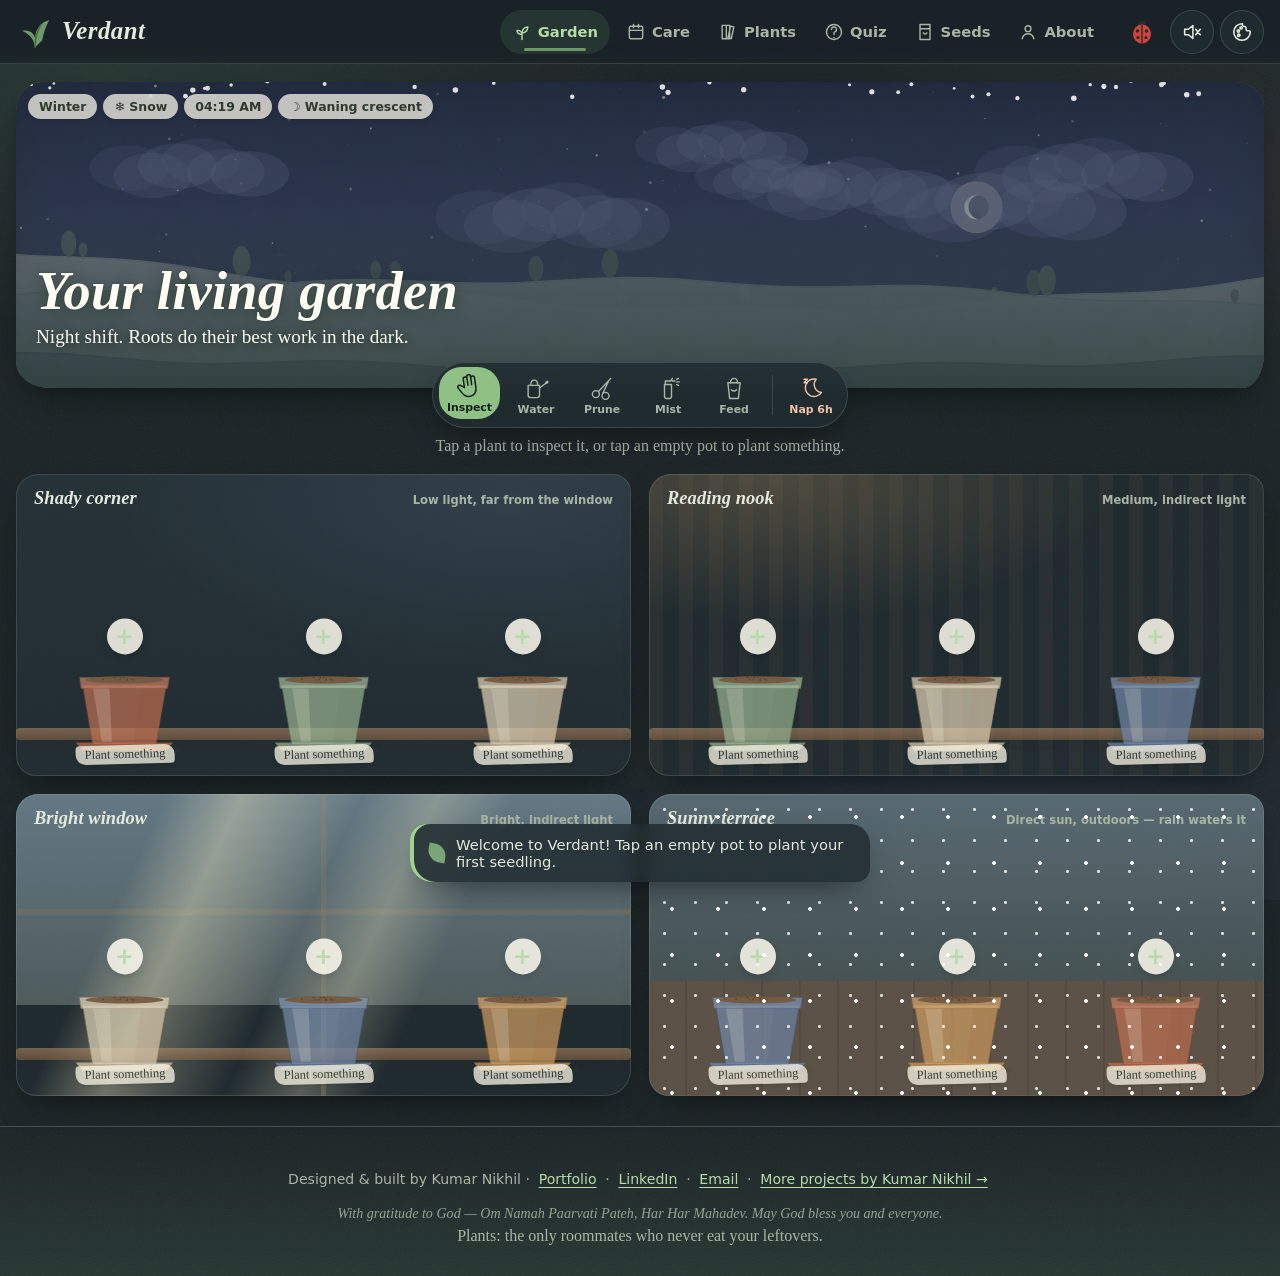
<file: index.html>
<!doctype html>
<html lang="en">
<head>
<meta charset="utf-8">
<meta name="viewport" content="width=device-width, initial-scale=1, viewport-fit=cover">
<title>Verdant — grow a living garden</title>
<meta name="description" content="Verdant is a cosy watercolour garden game and plant-care companion. Plant 30 real species, watch them grow in real time through seasons, weather and day/night, and keep a care calendar.">
<meta property="og:title" content="Verdant — grow a living garden">
<meta property="og:description" content="A cosy botanical game + plant-care companion. 30 real species, real-time growth, care calendar, encyclopedia and a 'which plant suits my room?' quiz.">
<meta property="og:type" content="website">
<meta property="og:url" content="https://kumarnikhildeveloperaccount.github.io/verdant/">
<meta name="theme-color" content="#6f9a6a">
<link rel="icon" href="favicon.svg" type="image/svg+xml">
<link rel="manifest" href="manifest.webmanifest">
<link rel="stylesheet" href="css/base.css">
<link rel="stylesheet" href="css/garden.css">
<link rel="stylesheet" href="css/views.css?v=2">
</head>
<body data-theme="morning">
<a class="skip" href="#main">Skip to the garden</a>

<!-- shared watercolour SVG filters (used by CSS decorations) -->
<svg class="defs" width="0" height="0" aria-hidden="true" focusable="false">
  <filter id="wc-edge"><feTurbulence type="fractalNoise" baseFrequency="0.035" numOctaves="3" seed="7"/><feDisplacementMap in="SourceGraphic" scale="6"/></filter>
</svg>

<header id="topbar" class="topbar">
  <a class="brand" href="#garden" aria-label="Verdant home">
    <svg class="brand-mark" viewBox="0 0 64 64" aria-hidden="true"><path d="M32 58C30 40 18 34 10 30c10-2 20 2 22 12 1-14 8-26 24-30-6 10-10 24-12 34" fill="#7fae74" opacity=".85"/><path d="M32 58c0-14 2-26 10-38" stroke="#3f6b45" stroke-width="2.4" fill="none" stroke-linecap="round"/></svg>
    <span class="brand-word">Verdant</span>
  </a>
  <nav id="mainnav" class="mainnav" aria-label="Main">
    <button class="navbtn" data-view="garden" aria-current="page"><svg viewBox="0 0 24 24" aria-hidden="true"><path d="M12 21v-8M12 13c0-4 3-7 7-7 0 4-3 7-7 7zM12 15c0-3-2-5-6-5 0 3 2 5 6 5z"/></svg><span>Garden</span></button>
    <button class="navbtn" data-view="calendar"><svg viewBox="0 0 24 24" aria-hidden="true"><rect x="4" y="5" width="16" height="15" rx="2"/><path d="M4 10h16M9 3v4M15 3v4"/></svg><span>Care</span></button>
    <button class="navbtn" data-view="library"><svg viewBox="0 0 24 24" aria-hidden="true"><path d="M5 4h5v16H5zM10 4h4v16h-4zM15 5l4 1-3 14-4-1z"/></svg><span>Plants</span></button>
    <button class="navbtn" data-view="quiz"><svg viewBox="0 0 24 24" aria-hidden="true"><path d="M9 9a3 3 0 1 1 4 2.8c-.7.3-1 1-1 1.7V15M12 18.5v.5"/><circle cx="12" cy="12" r="9"/></svg><span>Quiz</span></button>
    <button class="navbtn" data-view="packet"><svg viewBox="0 0 24 24" aria-hidden="true"><path d="M6 3h12v18H6zM6 8h12M10 13c1 2 3 2 4 0"/></svg><span>Seeds</span></button>
    <button class="navbtn" data-view="about"><svg viewBox="0 0 24 24" aria-hidden="true"><circle cx="12" cy="8" r="3.5"/><path d="M5 20c1-4 4-6 7-6s6 2 7 6"/></svg><span>About</span></button>
  </nav>
  <div class="top-actions">
    <button id="ladybird" class="ladybird" aria-label="A ladybird. It seems to want attention." title="A ladybird">
      <svg viewBox="0 0 32 32" aria-hidden="true"><circle cx="16" cy="9" r="4" fill="#2b2b2b"/><ellipse cx="16" cy="18" rx="9" ry="9.5" fill="#d0453a"/><path d="M16 9v18.5" stroke="#2b2b2b" stroke-width="1.4"/><circle cx="11.5" cy="15" r="1.8" fill="#2b2b2b"/><circle cx="20.5" cy="15" r="1.8" fill="#2b2b2b"/><circle cx="12" cy="21.5" r="1.6" fill="#2b2b2b"/><circle cx="20" cy="21.5" r="1.6" fill="#2b2b2b"/></svg>
    </button>
    <button id="soundBtn" class="iconbtn" aria-pressed="false" aria-label="Sound off. Turn sound on" title="Sound"><svg viewBox="0 0 24 24" aria-hidden="true"><path d="M4 9h4l5-4v14l-5-4H4z"/><path class="wave" d="M16 9c1.5 1.5 1.5 4.5 0 6M18.5 6.5c3 3 3 8 0 11"/><path class="mute" d="M16 9l5 6M21 9l-5 6"/></svg></button>
    <button id="themeBtn" class="iconbtn" aria-label="Change paper theme" title="Paper theme"><svg viewBox="0 0 24 24" aria-hidden="true"><path d="M12 3a9 9 0 1 0 9 9c0-1.2-1-1.6-2-1.4-1.6.4-3-.8-2.6-2.4.3-1.2-.4-2.2-1.6-2.2-1.8 0-2.8-1.6-2.2-3H12z"/><circle cx="8" cy="11" r="1.3"/><circle cx="11" cy="7.5" r="1.3"/><circle cx="8.5" cy="15.5" r="1.3"/></svg></button>
  </div>
</header>

<main id="main" tabindex="-1">

  <!-- ===================== GARDEN ===================== -->
  <section id="view-garden" class="view" aria-labelledby="gardenTitle">
    <div id="sky" class="sky-window" aria-label="Sky over your garden">
      <canvas id="skyCanvas" aria-hidden="true"></canvas>
      <div class="sky-info" id="skyInfo">
        <span class="chip" id="seasonLabel">Spring</span>
        <span class="chip" id="weatherLabel" title="Simulated garden weather">Sunny</span>
        <span class="chip" id="clockLabel">--:--</span>
        <span class="chip" id="moonLabel" title="Moon phase">Moon</span>
      </div>
      <div class="sky-title">
        <h1 id="gardenTitle">Your living garden</h1>
        <p id="gardenGreeting" class="hand">Good morning, gardener. The soil is listening.</p>
      </div>
    </div>

    <div id="toolbar" class="toolbar" role="toolbar" aria-label="Garden tools">
      <button class="tool" data-tool="hand" aria-pressed="true" title="Inspect (H)"><svg viewBox="0 0 32 32" aria-hidden="true"><path d="M11 17V8a2 2 0 0 1 4 0v7-9a2 2 0 0 1 4 0v9-7a2 2 0 0 1 4 0v10c0 6-3 9-8 9-4 0-6-2-8-6l-3-5a2 2 0 0 1 3-2z"/></svg><span>Inspect</span></button>
      <button class="tool" data-tool="water" aria-pressed="false" title="Watering can (W) — press and hold over a plant"><svg viewBox="0 0 32 32" aria-hidden="true"><path d="M7 13h13v11a3 3 0 0 1-3 3h-7a3 3 0 0 1-3-3z"/><path d="M20 16l8-6M10 13c0-4 2-6 4-6s4 2 4 6"/><path d="M28 10l1-1" stroke-width="3"/></svg><span>Water</span></button>
      <button class="tool" data-tool="prune" aria-pressed="false" title="Pruning shears (P) — tap yellow leaves"><svg viewBox="0 0 32 32" aria-hidden="true"><circle cx="9" cy="23" r="4"/><circle cx="20" cy="25" r="4"/><path d="M12 20L26 5M17 22L23 9"/></svg><span>Prune</span></button>
      <button class="tool" data-tool="mist" aria-pressed="false" title="Mister (M) — for humidity lovers"><svg viewBox="0 0 32 32" aria-hidden="true"><path d="M12 12h8v14a2 2 0 0 1-2 2h-4a2 2 0 0 1-2-2z"/><path d="M13 12V8h6l2-3M21 8h3M26 6l2-1M26 9h3M26 12l2 1"/></svg><span>Mist</span></button>
      <button class="tool" data-tool="feed" aria-pressed="false" title="Plant food (F) — growing season only"><svg viewBox="0 0 32 32" aria-hidden="true"><path d="M9 10h14l-2 18H11z"/><path d="M12 10c0-3 2-5 4-5s4 2 4 5M13 18c2 2 4 2 6 0"/></svg><span>Feed</span></button>
      <span class="tool-sep" aria-hidden="true"></span>
      <button id="napBtn" class="tool nap" title="Take a nap — skip ahead 6 hours"><svg viewBox="0 0 32 32" aria-hidden="true"><path d="M22 6a10 10 0 1 0 6 15A9 9 0 0 1 22 6z"/><path d="M8 6h4l-4 4h4"/></svg><span>Nap 6h</span></button>
    </div>
    <p id="toolHint" class="tool-hint hand" aria-live="polite">Tap a plant to inspect it, or tap an empty pot to plant something.</p>

    <div id="zones" class="zones" aria-label="Garden areas"></div>

    <aside id="plantPanel" class="plant-panel" aria-label="Plant details" hidden>
      <button id="panelClose" class="iconbtn panel-close" aria-label="Close plant details"><svg viewBox="0 0 24 24" aria-hidden="true"><path d="M6 6l12 12M18 6L6 18"/></svg></button>
      <div id="panelBody"></div>
    </aside>
  </section>

  <!-- ===================== CARE CALENDAR ===================== -->
  <section id="view-calendar" class="view" aria-labelledby="calHeading" hidden>
    <div class="page-head">
      <h2 id="calHeading">Care calendar</h2>
      <p class="hand">Predicted from each plant's last drink. Plants don't read calendars, so check the soil too.</p>
    </div>
    <div class="cal-layout">
      <div class="paper-card cal-card">
        <div class="cal-nav">
          <button id="calPrev" class="iconbtn" aria-label="Previous month"><svg viewBox="0 0 24 24" aria-hidden="true"><path d="M15 5l-7 7 7 7"/></svg></button>
          <h3 id="calTitle">Month</h3>
          <button id="calNext" class="iconbtn" aria-label="Next month"><svg viewBox="0 0 24 24" aria-hidden="true"><path d="M9 5l7 7-7 7"/></svg></button>
        </div>
        <div class="cal-dow" aria-hidden="true"><span>Mon</span><span>Tue</span><span>Wed</span><span>Thu</span><span>Fri</span><span>Sat</span><span>Sun</span></div>
        <div id="calGrid" class="cal-grid" role="group" aria-label="Care calendar days"></div>
        <div id="calLegend" class="cal-legend"></div>
      </div>
      <div class="paper-card remind-card">
        <h3>Reminders</h3>
        <div id="remindList" class="remind-list"></div>
        <div class="remind-actions">
          <button id="notifyBtn" class="btn">Enable reminders</button>
          <button id="icsBtn" class="btn ghost">Export to calendar (.ics)</button>
        </div>
        <p class="fine">Reminders use your browser's Notification API and only fire while Verdant is open in a tab. The .ics file works with any calendar app — no accounts involved.</p>
      </div>
    </div>
  </section>

  <!-- ===================== ENCYCLOPEDIA ===================== -->
  <section id="view-library" class="view" aria-labelledby="libHeading" hidden>
    <div class="page-head">
      <h2 id="libHeading">The plant encyclopedia</h2>
      <p class="hand">Thirty real species, painted from memory and fact-checked with a magnifying glass.</p>
    </div>
    <div class="lib-filters paper-card">
      <label class="field grow"><span>Search</span><input id="libSearch" type="search" placeholder="fern, Ficus, pet-safe…" autocomplete="off"></label>
      <label class="field"><span>Light</span>
        <select id="libLight">
          <option value="any">Any light</option>
          <option value="0">Low light</option>
          <option value="1">Medium, indirect</option>
          <option value="2">Bright, indirect</option>
          <option value="3">Direct sun</option>
        </select>
      </label>
      <button id="libPets" class="chipbtn" aria-pressed="false">Pet-safe only</button>
      <button id="libEasy" class="chipbtn" aria-pressed="false">Easy-going only</button>
      <span id="libCount" class="lib-count" aria-live="polite"></span>
    </div>
    <div id="libGrid" class="lib-grid"></div>
    <p class="fine center">Pet-toxicity notes follow the ASPCA's lists where available. If a pet eats a plant and seems unwell, contact your vet.</p>
  </section>

  <!-- ===================== QUIZ ===================== -->
  <section id="view-quiz" class="view" aria-labelledby="quizHeading" hidden>
    <div class="page-head">
      <h2 id="quizHeading">Which plant suits my room?</h2>
      <p class="hand">Six questions. No wrong answers — only wrong windowsills.</p>
    </div>
    <div id="quizBox" class="quiz-box paper-card"></div>
  </section>

  <!-- ===================== SEED PACKET (SAVE) ===================== -->
  <section id="view-packet" class="view" aria-labelledby="packetHeading" hidden>
    <div class="page-head">
      <h2 id="packetHeading">Seed packet &amp; saving</h2>
      <p class="hand">Your garden lives in this browser. Fold it into a seed packet to carry it elsewhere.</p>
    </div>
    <div class="packet-layout">
      <figure class="packet-figure">
        <div id="packetCard" class="packet-card" aria-label="Seed packet preview"></div>
        <figcaption class="fine">A seed packet is a small JSON file containing your whole garden.</figcaption>
      </figure>
      <div class="paper-card packet-actions">
        <h3>Fold &amp; sow</h3>
        <div class="btn-row">
          <button id="exportBtn" class="btn">Export seed packet</button>
          <label class="btn ghost file-btn" for="importFile">Import seed packet</label>
          <input id="importFile" type="file" accept=".json,application/json" class="visually-hidden">
        </div>
        <label class="field"><span>Gardener's name (for the packet)</span><input id="gardenerName" type="text" maxlength="40" placeholder="e.g. Fern Gully"></label>
        <label class="field"><span>Hemisphere (sets the seasons)</span>
          <select id="hemiSelect"><option value="N">Northern</option><option value="S">Southern</option></select>
        </label>
        <h3>Save inspector</h3>
        <dl id="saveInfo" class="save-info"></dl>
        <div class="btn-row">
          <button id="migrateDemoBtn" class="btn ghost">Sow a vintage v1 packet (migration demo)</button>
          <button id="resetBtn" class="btn danger">Compost everything</button>
        </div>
        <p class="fine">Saved with a versioned schema (currently v<span id="schemaVer">3</span>). Older packets are upgraded step by step on import, and a backup of your previous save is kept before any upgrade.</p>
      </div>
    </div>
  </section>

  <!-- ===================== ABOUT ===================== -->
  <section id="view-about" class="view" aria-labelledby="aboutHeading" hidden>
    <div class="page-head">
      <h2 id="aboutHeading">About Verdant</h2>
      <p class="hand">A garden that grows while you sleep — and forgives you on Mondays.</p>
    </div>
    <div class="about-grid">
      <div class="paper-card">
        <h3>What is this?</h3>
        <p>Verdant is a cosy botanical game and a gentle plant-care companion. Every pot holds a real species with real care needs. Plants grow in real time, follow the seasons of your hemisphere, react to (simulated) weather and the actual time of day, and keep growing while the tab is closed.</p>
        <p>Everything runs in your browser. No accounts, no trackers, no servers — just paper, paint and a little bit of <code>localStorage</code>.</p>
        <h3>How to play</h3>
        <ul class="leafy">
          <li>Tap an empty pot to plant. Match the plant's light needs to the spot.</li>
          <li>Pick the watering can and <strong>press and hold</strong> over a plant. Stop before the saucer overflows.</li>
          <li>Use the shears on yellowing leaves. Snip, snip.</li>
          <li>Feed in spring and summer. Plants rest in winter (as should you).</li>
          <li>Keyboard: <kbd>H</kbd> <kbd>W</kbd> <kbd>P</kbd> <kbd>M</kbd> <kbd>F</kbd> pick tools, <kbd>Enter</kbd> uses a tool on the focused pot.</li>
        </ul>
      </div>
      <div class="paper-card made-by">
        <h3>Made by</h3>
        <p class="sig hand">Designed &amp; built by Kumar Nikhil</p>
        <ul class="links">
          <li><a href="https://kumarnikhildeveloperaccount.github.io/" target="_blank" rel="noopener">Portfolio</a></li>
          <li><a href="https://www.linkedin.com/in/kumar-nikhil-1000a9192/" target="_blank" rel="noopener">LinkedIn</a></li>
          <li><a href="mailto:nkashyapnikhilnk@gmail.com">Email</a></li>
        </ul>
        <p><a class="more" href="https://kumarnikhildeveloperaccount.github.io/" target="_blank" rel="noopener">More projects by Kumar Nikhil →</a></p>
        <p class="gratitude">With gratitude to God — Om Namah Paarvati Pateh, Har Har Mahadev. May God bless you and everyone.</p>
        <p class="fine">Care facts are general guidance for typical indoor conditions. All gardener names and sample data are fictional. No plants were overwatered in the making of this site. Okay, one.</p>
      </div>
    </div>
  </section>
</main>

<footer id="footer" class="footer">
  <p>Designed &amp; built by Kumar Nikhil ·
    <a href="https://kumarnikhildeveloperaccount.github.io/" target="_blank" rel="noopener">Portfolio</a> ·
    <a href="https://www.linkedin.com/in/kumar-nikhil-1000a9192/" target="_blank" rel="noopener">LinkedIn</a> ·
    <a href="mailto:nkashyapnikhilnk@gmail.com">Email</a> ·
    <a href="https://kumarnikhildeveloperaccount.github.io/" target="_blank" rel="noopener">More projects by Kumar Nikhil →</a></p>
  <p class="gratitude">With gratitude to God — Om Namah Paarvati Pateh, Har Har Mahadev. May God bless you and everyone.</p>
  <p id="footerJoke" class="hand footer-joke">Plants: the only roommates who never eat your leftovers.</p>
</footer>

<canvas id="fxCanvas" class="fx-canvas" aria-hidden="true"></canvas>
<div id="cursorTool" class="cursor-tool" aria-hidden="true"></div>

<div id="modal" class="modal" hidden>
  <div class="modal-backdrop" data-close="1"></div>
  <div id="modalCard" class="modal-card" role="dialog" aria-modal="true" aria-labelledby="modalTitle">
    <button id="modalClose" class="iconbtn modal-close" aria-label="Close"><svg viewBox="0 0 24 24" aria-hidden="true"><path d="M6 6l12 12M18 6L6 18"/></svg></button>
    <div id="modalBody"></div>
  </div>
</div>

<div id="toasts" class="toasts" aria-live="polite" aria-atomic="false"></div>
<noscript><p class="noscript">Verdant needs JavaScript to grow. Even cacti need a little water.</p></noscript>

<script src="js/data.js" defer></script>
<script src="js/store.js" defer></script>
<script src="js/sim.js" defer></script>
<script src="js/audio.js" defer></script>
<script src="js/plantart.js" defer></script>
<script src="js/habits.js" defer></script>
<script src="js/scene.js" defer></script>
<script src="js/garden.js" defer></script>
<script src="js/calendar.js" defer></script>
<script src="js/library.js" defer></script>
<script src="js/quiz.js" defer></script>
<script src="js/app.js" defer></script>
</body>
</html>
</file>
<file: css/base.css>
/* Verdant — base: paper, ink, themes, typography, shell, controls */
:root {
  --serif: "Iowan Old Style", "Palatino Linotype", Palatino, "Book Antiqua", Georgia, "Times New Roman", serif;
  --hand: "Segoe Print", "Bradley Hand", "Noteworthy", "Chalkboard SE", "Comic Neue", cursive;
  --sans: system-ui, -apple-system, "Segoe UI", Roboto, "Helvetica Neue", Arial, sans-serif;
  --r: 18px;
  --head-h: 64px;
  --nav-h: 0px;
  --safe-b: env(safe-area-inset-bottom, 0px);
  --ease: cubic-bezier(.22, .9, .3, 1.15);
}
body[data-theme="morning"] {
  --paper: #f6f1e4; --paper2: #ede4cf; --ink: #2d3a2b; --ink-soft: #5c6a56; --leaf: #5f9a5c; --leaf-deep: #3c6a43;
  --accent: #c2704f; --accent-ink: #8b4a34; --card: rgba(255, 252, 243, .8); --line: rgba(60, 90, 58, .2);
  --wash1: rgba(127, 174, 116, .2); --wash2: rgba(201, 122, 92, .12); --wash3: rgba(127, 160, 190, .14);
  --good: #3f7d47; --warn: #a8742a; --bad: #b0453a; --shadow: 0 10px 30px -14px rgba(40, 60, 35, .45);
  color-scheme: light;
}
body[data-theme="herbarium"] {
  --paper: #efe2c4; --paper2: #e4d3ac; --ink: #3a2d1f; --ink-soft: #6c5a44; --leaf: #7b8a48; --leaf-deep: #55602f;
  --accent: #9a5a37; --accent-ink: #6e3d22; --card: rgba(249, 240, 220, .82); --line: rgba(90, 70, 40, .24);
  --wash1: rgba(150, 140, 80, .2); --wash2: rgba(160, 100, 60, .14); --wash3: rgba(120, 100, 70, .12);
  --good: #5d6e2c; --warn: #9a6a20; --bad: #9c3b2b; --shadow: 0 10px 30px -14px rgba(70, 50, 25, .5);
  color-scheme: light;
}
body[data-theme="moonlit"] {
  --paper: #192226; --paper2: #212c31; --ink: #e5eadc; --ink-soft: #a9b6a5; --leaf: #8fc184; --leaf-deep: #b7dca9;
  --accent: #e3a27f; --accent-ink: #f0c2a6; --card: rgba(33, 45, 50, .86); --line: rgba(200, 230, 200, .16);
  --wash1: rgba(110, 170, 120, .14); --wash2: rgba(120, 140, 200, .12); --wash3: rgba(200, 160, 120, .08);
  --good: #9fd38f; --warn: #e6c070; --bad: #f0907f; --shadow: 0 12px 34px -14px rgba(0, 0, 0, .7);
  color-scheme: dark;
}

*, *::before, *::after { box-sizing: border-box; }
html { -webkit-text-size-adjust: 100%; scroll-behavior: smooth; }
body {
  margin: 0; min-height: 100vh; min-height: 100dvh;
  font-family: var(--serif); font-size: 17px; line-height: 1.55; color: var(--ink);
  background-color: var(--paper);
  background-image:
    radial-gradient(60% 40% at 8% 8%, var(--wash1), transparent 70%),
    radial-gradient(50% 35% at 95% 20%, var(--wash3), transparent 70%),
    radial-gradient(55% 45% at 80% 95%, var(--wash2), transparent 70%),
    url("data:image/svg+xml,%3Csvg xmlns='http://www.w3.org/2000/svg' width='240' height='240'%3E%3Cfilter id='n'%3E%3CfeTurbulence type='fractalNoise' baseFrequency='.85' numOctaves='3' stitchTiles='stitch'/%3E%3CfeColorMatrix values='0 0 0 0 .35 0 0 0 0 .3 0 0 0 0 .2 0 0 0 .09 0'/%3E%3C/filter%3E%3Crect width='240' height='240' filter='url(%23n)'/%3E%3C/svg%3E");
  background-attachment: fixed, fixed, fixed, scroll;
  overflow-x: hidden;
  transition: background-color .6s ease, color .6s ease;
}
img, canvas, svg { max-width: 100%; }
a { color: var(--leaf-deep); text-decoration-thickness: 1px; text-underline-offset: 3px; }
a:hover { color: var(--accent); }
h1, h2, h3, h4 { font-weight: 600; line-height: 1.15; margin: 0 0 .4em; letter-spacing: .005em; }
h2 { font-size: clamp(1.6rem, 1.1rem + 2vw, 2.5rem); }
h3 { font-size: 1.2rem; }
p { margin: 0 0 .8em; }
code, kbd { font-family: ui-monospace, "SFMono-Regular", Menlo, Consolas, monospace; font-size: .85em; }
kbd { border: 1px solid var(--line); border-bottom-width: 2px; border-radius: 6px; padding: 0 .35em; background: var(--card); }
.hand { font-family: var(--hand); color: var(--ink-soft); }
.latin { font-style: italic; color: var(--ink-soft); margin: 0; }
.latin.big { font-size: 1.15rem; }
.fine { font-family: var(--sans); font-size: .8rem; color: var(--ink-soft); }
.center { text-align: center; }
.eyebrow { font-family: var(--sans); font-size: .72rem; letter-spacing: .14em; text-transform: uppercase; color: var(--ink-soft); margin: 0 0 .3em; }
.visually-hidden, .defs { position: absolute !important; width: 1px; height: 1px; overflow: hidden; clip: rect(0 0 0 0); white-space: nowrap; }
.skip { position: absolute; left: 12px; top: -60px; z-index: 100; background: var(--ink); color: var(--paper); padding: 10px 14px; border-radius: 10px; }
.skip:focus { top: 10px; }
:focus-visible { outline: 3px solid color-mix(in srgb, var(--accent) 70%, transparent); outline-offset: 3px; border-radius: 10px; }
@supports not (color: color-mix(in srgb, red, blue)) { :focus-visible { outline: 3px solid var(--accent); } }
.noscript { padding: 2rem; text-align: center; }

/* ---------- header & nav ---------- */
.topbar {
  position: sticky; top: 0; z-index: 30; height: calc(var(--head-h) + env(safe-area-inset-top, 0px));
  padding: env(safe-area-inset-top, 0px) max(16px, env(safe-area-inset-right)) 0 max(16px, env(safe-area-inset-left));
  display: flex; align-items: center; gap: 14px;
  background: linear-gradient(to bottom, var(--paper) 70%, color-mix(in srgb, var(--paper) 70%, transparent));
  border-bottom: 1px solid var(--line);
}
@supports not (color: color-mix(in srgb, red, blue)) { .topbar { background: var(--paper); } }
.brand { display: flex; align-items: center; gap: 8px; text-decoration: none; color: var(--ink); min-height: 44px; }
.brand-mark { width: 38px; height: 38px; transition: transform .6s var(--ease); }
.brand:hover .brand-mark, .brand:focus-visible .brand-mark { transform: rotate(-12deg) scale(1.08); }
.brand-word { font-size: 1.55rem; font-weight: 600; letter-spacing: .02em; font-style: italic; }
.mainnav { display: flex; gap: 4px; margin-left: auto; }
.navbtn {
  display: flex; align-items: center; gap: 6px; min-height: 44px; padding: 6px 12px; border: 0; border-radius: 999px;
  background: transparent; color: var(--ink-soft); font: 600 .92rem var(--sans); cursor: pointer; position: relative;
  transition: color .25s, background .25s;
}
.navbtn svg { width: 20px; height: 20px; fill: none; stroke: currentColor; stroke-width: 1.7; stroke-linecap: round; stroke-linejoin: round; }
.navbtn:hover { color: var(--ink); background: var(--wash1); }
.navbtn[aria-current="page"] { color: var(--leaf-deep); background: var(--wash1); }
.navbtn[aria-current="page"]::after {
  content: ""; position: absolute; left: 22%; right: 22%; bottom: 3px; height: 3px; border-radius: 3px;
  background: var(--leaf); opacity: .7; filter: blur(.4px);
}
.top-actions { display: flex; gap: 6px; align-items: center; }
.iconbtn {
  width: 44px; height: 44px; display: grid; place-items: center; border-radius: 50%; border: 1px solid var(--line);
  background: var(--card); color: var(--ink); cursor: pointer; transition: transform .3s var(--ease), background .3s;
}
.iconbtn svg { width: 22px; height: 22px; fill: none; stroke: currentColor; stroke-width: 1.7; stroke-linecap: round; stroke-linejoin: round; }
.iconbtn:hover { transform: translateY(-2px) rotate(-4deg); }
.iconbtn:active { transform: scale(.92); }
#soundBtn .wave { display: none; } #soundBtn.on .wave { display: inline; } #soundBtn.on .mute { display: none; }
.ladybird { width: 44px; height: 44px; border: 0; background: none; cursor: pointer; padding: 6px; border-radius: 50%; }
.ladybird svg { width: 100%; height: 100%; transition: transform .4s var(--ease); }
.ladybird:hover svg { transform: rotate(18deg); }
.ladybird.hop svg { animation: hop .5s var(--ease); }
@keyframes hop { 40% { transform: translateY(-9px) rotate(-20deg); } 100% { transform: none; } }

main { display: block; padding: 18px max(16px, env(safe-area-inset-right)) 30px max(16px, env(safe-area-inset-left)); max-width: 1680px; margin: 0 auto; outline: none; }
.view.enter { animation: viewIn .6s var(--ease); }
@keyframes viewIn { from { opacity: 0; transform: translateY(14px); filter: blur(3px); } to { opacity: 1; transform: none; filter: none; } }
.page-head { margin: 10px 0 18px; }
.page-head p { font-size: 1.05rem; }

/* ---------- cards, buttons, fields ---------- */
.paper-card {
  position: relative; background: var(--card); border-radius: var(--r); padding: 20px;
  box-shadow: var(--shadow), inset 0 0 0 1px var(--line);
}
.paper-card::before {
  content: ""; position: absolute; inset: -1px; border-radius: inherit; pointer-events: none;
  background: radial-gradient(80% 60% at 0% 0%, var(--wash1), transparent 60%), radial-gradient(60% 50% at 100% 100%, var(--wash2), transparent 60%);
  opacity: .8;
}
.paper-card > * { position: relative; }
.btn {
  display: inline-flex; align-items: center; justify-content: center; gap: 8px; min-height: 44px; padding: 10px 18px;
  border-radius: 999px 999px 999px 999px / 900px 999px 800px 999px; border: 1px solid transparent; cursor: pointer;
  background: var(--leaf); color: #fbfaf2; font: 600 .95rem var(--sans); text-decoration: none;
  box-shadow: 0 6px 16px -8px rgba(40, 80, 40, .6), inset 0 -2px 0 rgba(0, 0, 0, .12);
  transition: transform .25s var(--ease), box-shadow .25s, background .25s;
}
body[data-theme="moonlit"] .btn { color: #13201a; }
.btn:hover { transform: translateY(-2px) rotate(-.6deg); box-shadow: 0 10px 20px -10px rgba(40, 80, 40, .7); }
.btn:active { transform: scale(.96); }
.btn.ghost { background: transparent; color: var(--ink); border-color: var(--line); box-shadow: none; }
.btn.ghost:hover { background: var(--wash1); }
.btn.danger { background: var(--bad); color: #fff8f2; }
.btn.small { min-height: 44px; padding: 6px 14px; font-size: .85rem; }
.btn:disabled { opacity: .55; cursor: not-allowed; transform: none; }
.btn-row { display: flex; flex-wrap: wrap; gap: 10px; margin-top: 12px; }
.file-btn { cursor: pointer; }
.field { display: flex; flex-direction: column; gap: 4px; margin: 10px 0; font: 600 .8rem var(--sans); color: var(--ink-soft); }
.field.grow { flex: 1 1 220px; }
.field input, .field select {
  min-height: 44px; padding: 8px 14px; border-radius: 12px; border: 1px solid var(--line); background: var(--paper);
  color: var(--ink); font: 1rem var(--serif); width: 100%;
}
.check { display: flex; gap: 10px; align-items: flex-start; font: .85rem var(--sans); margin: 8px 0; cursor: pointer; min-height: 44px; }
.check input { width: 22px; height: 22px; accent-color: var(--leaf); margin-top: 1px; flex: none; }
.chipbtn {
  min-height: 44px; padding: 6px 16px; border-radius: 999px; border: 1px dashed var(--line); background: transparent;
  color: var(--ink-soft); font: 600 .85rem var(--sans); cursor: pointer; transition: all .25s;
}
.chipbtn[aria-pressed="true"] { background: var(--leaf); color: #fbfaf2; border-style: solid; border-color: var(--leaf); }
.pill { display: inline-block; padding: 4px 12px; border-radius: 999px; font: 600 .8rem var(--sans); background: var(--wash1); color: var(--good); margin: 6px 0; }
.pill.warn { background: rgba(200, 150, 60, .16); color: var(--warn); }
.pill.bad { background: rgba(190, 70, 60, .14); color: var(--bad); }
.pet, .fit { display: inline-block; font: 600 .68rem var(--sans); padding: 2px 8px; border-radius: 999px; letter-spacing: .02em; }
.pet.safe, .fit.good { background: rgba(80, 150, 80, .15); color: var(--good); }
.pet.toxic, .fit.bad { background: rgba(190, 70, 60, .13); color: var(--bad); }
.fit.warn { background: rgba(200, 150, 60, .16); color: var(--warn); }
.empty-note { font-size: 1.05rem; padding: 18px 6px; }
ul.leafy { padding-left: 1.2em; list-style: none; }
ul.leafy li { position: relative; margin: .35em 0; }
ul.leafy li::before { content: "\2766"; position: absolute; left: -1.2em; color: var(--leaf); }

/* ---------- footer ---------- */
.footer {
  text-align: center; padding: 26px 16px calc(26px + var(--nav-h) + var(--safe-b)); font: .88rem var(--sans); color: var(--ink-soft);
  border-top: 1px solid var(--line); background: linear-gradient(to bottom, transparent, var(--wash1));
}
.footer p { margin: .3em 0; }
.gratitude { font-family: var(--serif); font-style: italic; opacity: .85; }
.footer-joke { transition: opacity .4s; font-size: 1rem; }
.footer-joke.fade { opacity: 0; }

/* ---------- toasts ---------- */
.toasts {
  position: fixed; left: 50%; bottom: calc(18px + var(--nav-h) + var(--safe-b)); transform: translateX(-50%); z-index: 80;
  display: flex; flex-direction: column; gap: 8px; align-items: center; width: min(92vw, 460px); pointer-events: none;
}
.toast {
  display: flex; align-items: center; gap: 10px; padding: 12px 18px; border-radius: 16px 20px 14px 22px; width: 100%;
  background: var(--card); color: var(--ink); box-shadow: var(--shadow), inset 0 0 0 1px var(--line);
  font: .92rem var(--sans); animation: toastIn .5s var(--ease); pointer-events: auto;
  backdrop-filter: blur(8px); -webkit-backdrop-filter: blur(8px);
}
.toast.good { box-shadow: var(--shadow), inset 4px 0 0 var(--good); }
.toast.warn { box-shadow: var(--shadow), inset 4px 0 0 var(--warn); }
.toast.bad { box-shadow: var(--shadow), inset 4px 0 0 var(--bad); }
.toast.out { opacity: 0; transform: translateY(10px) scale(.96); transition: all .4s ease; }
.toast-leaf { width: 18px; height: 18px; flex: none; border-radius: 0 70% 0 70%; background: var(--leaf); opacity: .8; transform: rotate(10deg); }
@keyframes toastIn { from { opacity: 0; transform: translateY(16px) rotate(-1deg) scale(.95); } }

/* ---------- modal ---------- */
.modal { position: fixed; inset: 0; z-index: 90; display: grid; place-items: center; padding: 16px; }
.modal-backdrop { position: absolute; inset: 0; background: rgba(30, 40, 28, .42); opacity: 0; transition: opacity .3s; backdrop-filter: blur(3px); -webkit-backdrop-filter: blur(3px); }
.modal-card {
  position: relative; width: min(560px, 100%); max-height: calc(100dvh - 40px); max-height: calc(100vh - 40px); overflow: auto; overscroll-behavior: contain;
  background: var(--paper); border-radius: 22px 26px 20px 28px; padding: 26px 22px 22px; box-shadow: 0 30px 70px -20px rgba(0, 0, 0, .5), inset 0 0 0 1px var(--line);
  transform: translateY(24px) scale(.96) rotate(-.6deg); opacity: 0; transition: transform .45s var(--ease), opacity .3s;
  background-image: radial-gradient(70% 50% at 0 0, var(--wash1), transparent 70%), radial-gradient(60% 40% at 100% 100%, var(--wash2), transparent 70%);
}
@supports (max-height: 100dvh) { .modal-card { max-height: calc(100dvh - 40px); } }
.modal-card.wide { width: min(980px, 100%); }
.modal.open .modal-backdrop { opacity: 1; }
.modal.open .modal-card { transform: none; opacity: 1; }
.modal-close { position: absolute; top: 10px; right: 10px; z-index: 2; }
body.modal-open { overflow: hidden; }

/* ---------- theme repaint & easter-egg overlays ---------- */
body.repaint::after, body.napping::after, body.sunburst::after { content: ""; position: fixed; inset: 0; pointer-events: none; z-index: 95; }
body.repaint::after { background: var(--paper); animation: repaint .9s ease forwards; }
@keyframes repaint { from { clip-path: circle(0% at 100% 0); opacity: .9; } to { clip-path: circle(150% at 100% 0); opacity: 0; } }
body.napping::after { background: radial-gradient(circle at 50% 40%, rgba(20, 30, 60, .2), rgba(10, 15, 40, .85)); animation: nap 1.4s ease forwards; }
@keyframes nap { 0% { opacity: 0; } 40%, 60% { opacity: 1; } 100% { opacity: 0; } }
body.sunburst::after { background: radial-gradient(circle at 50% 30%, rgba(255, 230, 140, .75), rgba(255, 210, 120, 0) 60%); animation: nap 2.6s ease forwards; }

/* ---------- responsive shell ---------- */
@media (max-width: 860px) {
  :root { --head-h: 56px; --nav-h: 64px; }
  body { font-size: 16px; }
  .mainnav {
    position: fixed; left: 0; right: 0; bottom: 0; z-index: 40; margin: 0; justify-content: space-around; gap: 0;
    height: calc(var(--nav-h) + var(--safe-b)); padding: 4px max(4px, env(safe-area-inset-left)) var(--safe-b) max(4px, env(safe-area-inset-right));
    background: var(--paper); border-top: 1px solid var(--line); box-shadow: 0 -8px 24px -16px rgba(0, 0, 0, .35);
  }
  .navbtn { flex-direction: column; gap: 2px; padding: 4px 2px; font-size: .68rem; border-radius: 14px; flex: 1 1 0; min-width: 44px; }
  .navbtn[aria-current="page"]::after { bottom: auto; top: 0; }
  .top-actions { margin-left: auto; }
  .brand-word { font-size: 1.3rem; }
  main { padding-bottom: calc(24px + var(--nav-h)); }
  .modal { padding: 0; align-items: end; }
  .modal-card { width: 100%; border-radius: 24px 24px 0 0; padding-bottom: calc(22px + var(--safe-b)); max-height: 90vh; }
  @supports (max-height: 100dvh) { .modal-card { max-height: 90dvh; } }
}
@media (max-width: 380px) { .brand-word { display: none; } }
@media (min-width: 2200px) { body { font-size: 20px; } main { max-width: 2200px; } }

@media (prefers-reduced-motion: reduce) {
  *, *::before, *::after { animation-duration: .001ms !important; animation-iteration-count: 1 !important; transition-duration: .001ms !important; scroll-behavior: auto !important; }
}
</file>
<file: css/garden.css>
/* Verdant — garden: sky window, tools, zones, pots, plant panel */
[hidden] { display: none !important; }

.sky-window {
  position: relative; height: clamp(210px, 34vh, 400px); border-radius: 26px 30px 22px 34px / 30px 24px 34px 26px; overflow: hidden;
  box-shadow: var(--shadow), inset 0 0 0 1px var(--line); isolation: isolate;
}
.sky-window canvas { position: absolute; inset: 0; width: 100%; height: 100%; display: block; }
.sky-window::after {
  content: ""; position: absolute; inset: 0; pointer-events: none; z-index: 1; mix-blend-mode: multiply; opacity: .55;
  background-image: url("data:image/svg+xml,%3Csvg xmlns='http://www.w3.org/2000/svg' width='300' height='300'%3E%3Cfilter id='p'%3E%3CfeTurbulence type='fractalNoise' baseFrequency='.04' numOctaves='4' seed='3'/%3E%3CfeColorMatrix values='0 0 0 0 .55 0 0 0 0 .5 0 0 0 0 .4 0 0 0 .22 0'/%3E%3C/filter%3E%3Crect width='300' height='300' filter='url(%23p)'/%3E%3C/svg%3E");
  box-shadow: inset 0 0 40px rgba(90, 70, 40, .25);
}
.sky-info { position: absolute; top: 12px; left: 12px; right: 12px; z-index: 2; display: flex; flex-wrap: wrap; gap: 6px; }
.chip {
  font: 600 .78rem var(--sans); padding: 5px 11px; border-radius: 999px; background: rgba(255, 252, 240, .72); color: #2f3a2c;
  box-shadow: 0 2px 8px -4px rgba(0, 0, 0, .3); backdrop-filter: blur(4px); -webkit-backdrop-filter: blur(4px);
}
.sky-title { position: absolute; left: 0; right: 0; bottom: 0; z-index: 2; padding: 48px 20px 36px; background: linear-gradient(to bottom, transparent, rgba(22, 40, 26, .42)); }
@media (max-width: 860px) { .sky-title { padding-bottom: 16px; } }
.sky-title h1 {
  font-size: clamp(1.7rem, 1rem + 3.4vw, 3.4rem); color: #fdfbf2; margin: 0; font-style: italic;
  text-shadow: 0 2px 14px rgba(30, 50, 30, .55), 0 0 2px rgba(30, 50, 30, .4);
}
.sky-title p { color: #fdfbf2; margin: 0; font-size: clamp(.95rem, .8rem + .6vw, 1.2rem); text-shadow: 0 1px 8px rgba(20, 40, 20, .8); }

/* ---------- toolbar ---------- */
.toolbar {
  position: sticky; top: calc(var(--head-h) + env(safe-area-inset-top, 0px) + 8px); z-index: 20; margin: -26px auto 6px; width: max-content; max-width: 100%;
  display: flex; gap: 6px; align-items: center; padding: 7px; border-radius: 999px; overflow-x: auto; scrollbar-width: none;
  background: var(--card); box-shadow: var(--shadow), inset 0 0 0 1px var(--line); backdrop-filter: blur(8px); -webkit-backdrop-filter: blur(8px);
}
.toolbar::-webkit-scrollbar { display: none; }
.tool {
  display: flex; flex-direction: column; align-items: center; justify-content: center; gap: 1px; min-width: 60px; min-height: 52px; padding: 4px 8px;
  border: 0; border-radius: 22px; background: transparent; color: var(--ink-soft); cursor: pointer; font: 600 .68rem var(--sans);
  transition: background .25s, color .25s, transform .3s var(--ease);
}
.tool svg { width: 28px; height: 28px; fill: none; stroke: currentColor; stroke-width: 1.6; stroke-linecap: round; stroke-linejoin: round; transition: transform .4s var(--ease); }
.tool:hover svg { transform: rotate(-10deg) translateY(-2px); }
.tool[aria-pressed="true"] { background: var(--leaf); color: #fbfaf2; transform: translateY(-2px); }
body[data-theme="moonlit"] .tool[aria-pressed="true"] { color: #13201a; }
.tool[aria-pressed="true"] svg { transform: rotate(-8deg) scale(1.08); }
.tool-sep { width: 1px; align-self: stretch; margin: 6px 2px; background: var(--line); flex: none; }
.tool.nap { color: var(--accent-ink); }
.tool-hint { text-align: center; margin: 4px 0 14px; min-height: 1.6em; font-size: 1rem; }

/* ---------- zones ---------- */
.zones { display: grid; grid-template-columns: repeat(2, minmax(0, 1fr)); gap: 18px; }
@media (min-width: 1500px) { .zones { grid-template-columns: repeat(4, minmax(0, 1fr)); } }
@media (max-width: 700px) { .zones { grid-template-columns: 1fr; gap: 14px; } }
.zone {
  position: relative; border-radius: 22px 18px 26px 20px; padding: 14px 12px 10px; overflow: hidden; isolation: isolate;
  box-shadow: var(--shadow), inset 0 0 0 1px var(--line); background: var(--card);
}
.zone::before { content: ""; position: absolute; inset: 0; z-index: -1; pointer-events: none; }
.zone-head { display: flex; align-items: baseline; justify-content: space-between; gap: 8px; flex-wrap: wrap; padding: 0 6px; }
.zone-head h3 { margin: 0; font-style: italic; font-size: 1.15rem; }
.zone-light { font: 600 .72rem var(--sans); color: var(--ink-soft); }
.zone-corner::before { background: radial-gradient(90% 80% at 80% 10%, rgba(90, 110, 140, .22), transparent 70%), linear-gradient(to bottom, rgba(70, 85, 100, .16), rgba(70, 85, 100, .05)); }
.zone-nook::before {
  background: repeating-linear-gradient(90deg, rgba(170, 120, 80, .07) 0 14px, transparent 14px 30px), radial-gradient(80% 70% at 20% 0, rgba(230, 180, 110, .22), transparent 70%);
}
.zone-window::before {
  background:
    linear-gradient(115deg, transparent 20%, rgba(255, 245, 200, .35) 30%, transparent 46%, rgba(255, 245, 200, .25) 56%, transparent 66%),
    linear-gradient(to right, transparent calc(50% - 3px), rgba(150, 120, 90, .28) calc(50% - 3px) calc(50% + 3px), transparent calc(50% + 3px)),
    linear-gradient(to bottom, transparent 38%, rgba(150, 120, 90, .28) 38% calc(38% + 6px), transparent calc(38% + 6px)),
    linear-gradient(to bottom, rgba(180, 215, 235, .45), rgba(220, 235, 225, .25) 70%, transparent 70%);
  animation: beams 9s ease-in-out infinite alternate;
}
@keyframes beams { to { background-position: 30px 0, 0 0, 0 0, 0 0; } }
.zone-terrace::before {
  background: linear-gradient(to bottom, rgba(160, 205, 230, .35), rgba(200, 225, 200, .2) 62%, transparent 62%),
    repeating-linear-gradient(90deg, rgba(150, 105, 65, .32) 0 36px, rgba(120, 80, 50, .38) 36px 38px), linear-gradient(transparent 62%, rgba(150, 105, 65, .3) 62%);
  background-size: 100% 100%, 100% 38%, 100% 100%; background-position: 0 0, 0 100%, 0 0; background-repeat: no-repeat;
}
body[data-season="winter"] .zone-terrace::before { filter: saturate(.6) brightness(1.08); }
body[data-season="autumn"] .zone-terrace::before { filter: sepia(.25); }
.zone-plots { position: relative; display: grid; grid-template-columns: repeat(3, minmax(0, 1fr)); gap: 6px; margin-top: 6px; }
.zone-plots::after {
  content: ""; position: absolute; left: -12px; right: -12px; bottom: 26px; height: 12px; z-index: -1; border-radius: 4px;
  background: linear-gradient(to bottom, #b99168, #8f6a48); box-shadow: 0 6px 10px -4px rgba(60, 40, 20, .45); opacity: .55;
}
.zone-terrace .zone-plots::after { display: none; }

.rain-overlay {
  position: absolute; inset: 0; pointer-events: none; opacity: 0; transition: opacity 1s; z-index: 3;
  background-image: repeating-linear-gradient(105deg, transparent 0 14px, rgba(110, 150, 190, .35) 14px 15px, transparent 15px 31px);
  background-size: 120px 120px; animation: rain .5s linear infinite;
}
@keyframes rain { to { background-position: -30px 120px; } }
.zone-terrace.raining .rain-overlay { opacity: 1; }
.zone-terrace.snowing .rain-overlay {
  opacity: 1; background-image: radial-gradient(circle, rgba(255, 255, 255, .95) 0 1.6px, transparent 2.2px), radial-gradient(circle, rgba(255, 255, 255, .8) 0 1.2px, transparent 1.8px);
  background-size: 46px 46px, 31px 31px; animation: snow 6s linear infinite;
}
@keyframes snow { to { background-position: 20px 460px, -14px 310px; } }

/* ---------- plots ---------- */
.plot {
  position: relative; aspect-ratio: 4 / 5.2; min-height: 140px; border-radius: 16px; cursor: pointer; outline: none;
  -webkit-tap-highlight-color: transparent; user-select: none; -webkit-user-select: none; touch-action: manipulation;
  transition: transform .35s var(--ease), background .3s;
}
@supports not (aspect-ratio: 1) { .plot { height: 200px; } }
.plot canvas { position: absolute; inset: 0; width: 100%; height: 100%; display: block; pointer-events: none; }
.plant-cv { transform-origin: 50% 67.5%; animation: sway 6s ease-in-out infinite alternate; }
.zone-plots .plot:nth-child(2) .plant-cv { animation-duration: 7.3s; animation-delay: -2s; }
.zone-plots .plot:nth-child(3) .plant-cv { animation-duration: 5.4s; animation-delay: -4s; }
.zone-terrace .plant-cv { animation-duration: 3.8s; }
@keyframes sway { from { transform: rotate(-1.1deg); } to { transform: rotate(1.3deg); } }
.plot:hover { background: rgba(255, 255, 255, .14); transform: translateY(-3px); }
.plot:focus-visible { box-shadow: 0 0 0 3px var(--accent); }
.plot.selected { background: rgba(255, 250, 220, .28); box-shadow: inset 0 0 0 2px var(--leaf); }
.plot.wiggle .plant-cv { animation: wiggle .6s var(--ease); }
@keyframes wiggle { 25% { transform: rotate(-4deg); } 60% { transform: rotate(3deg); } 100% { transform: rotate(0); } }
.plot.sprout .plant-cv { animation: sprout .9s var(--ease); }
@keyframes sprout { from { transform: scale(.2, 0); opacity: 0; } to { transform: none; opacity: 1; } }
.plot.grown .plant-cv { animation: sway 6s ease-in-out infinite alternate, grownPulse 1.2s ease; }
@keyframes grownPulse { 0% { filter: brightness(1.18) saturate(1.2); } 100% { filter: none; } }
.plot.thirsty .plant-cv { filter: saturate(.78) brightness(.97); }
.plot.wilt .plant-cv { filter: saturate(.5) sepia(.25); }
.plot.golden .plant-cv { filter: drop-shadow(0 0 6px rgba(240, 200, 90, .55)); }
.plot.empty::after {
  content: "+"; position: absolute; left: 50%; top: 50%; transform: translate(-50%, -60%); width: 36px; height: 36px; border-radius: 50%;
  display: grid; place-items: center; font: 600 1.4rem var(--sans); color: var(--leaf-deep); background: rgba(255, 252, 240, .85);
  box-shadow: 0 4px 12px -6px rgba(0, 0, 0, .4); transition: transform .3s var(--ease); animation: seedBob 3s ease-in-out infinite;
}
.plot.empty:hover::after, .plot.empty:focus-visible::after { transform: translate(-50%, -60%) scale(1.15) rotate(90deg); }
@keyframes seedBob { 50% { margin-top: -4px; } }
.plot-tag {
  position: absolute; left: 50%; bottom: 2px; transform: translateX(-50%) rotate(-1.5deg); max-width: 96%;
  padding: 2px 9px; border-radius: 4px 10px 4px 10px; background: #fbf6e6; color: #2d3a2b; box-shadow: 0 2px 6px -3px rgba(0, 0, 0, .35);
  font: italic .78rem var(--serif); white-space: nowrap; overflow: hidden; text-overflow: ellipsis; pointer-events: none;
}
.plot.empty .plot-tag { opacity: .75; font-style: normal; font-family: var(--hand); }
.plot-meter { position: absolute; left: 30%; right: 30%; bottom: 26px; height: 4px; border-radius: 4px; background: rgba(60, 60, 50, .18); overflow: hidden; pointer-events: none; }
.plot-meter i { display: block; height: 100%; width: 0; background: linear-gradient(90deg, #7fb4cf, #4f8fb4); border-radius: inherit; transition: width .3s; }
.plot-meter.over i { background: linear-gradient(90deg, #4f8fb4, #2f5f9a); }
.plot.empty .plot-meter { display: none; }
.plot-badges { position: absolute; top: 4px; right: 4px; display: flex; gap: 3px; pointer-events: none; }
.bdg { width: 22px; height: 22px; display: grid; place-items: center; border-radius: 50%; font-size: .72rem; background: rgba(255, 252, 240, .9); color: #2f3a2c; box-shadow: 0 2px 6px -3px rgba(0, 0, 0, .4); animation: bdgIn .5s var(--ease); }
.bdg.water { animation: bdgIn .5s var(--ease), drip 1.6s ease-in-out infinite; }
.bdg.prune { color: #9b7d2f; } .bdg.bloom { color: #b8577a; } .bdg.real { color: #c2704f; }
@keyframes bdgIn { from { transform: scale(0); } }
@keyframes drip { 50% { transform: translateY(2px); } }

/* tool cursors & touch behaviour */
body[data-tool="water"] .plot:not(.empty) { touch-action: none; cursor: crosshair; }
body[data-tool="prune"] .plot:not(.empty), body[data-tool="mist"] .plot:not(.empty), body[data-tool="feed"] .plot:not(.empty) { cursor: crosshair; }
.cursor-tool {
  position: fixed; left: 0; top: 0; z-index: 85; width: 46px; height: 46px; pointer-events: none; opacity: 0;
  color: var(--accent-ink); transition: opacity .2s; filter: drop-shadow(0 3px 4px rgba(0, 0, 0, .25));
}
.cursor-tool svg { width: 100%; height: 100%; fill: var(--paper); stroke: currentColor; stroke-width: 1.7; transition: transform .3s var(--ease); transform-origin: 30% 70%; }
.cursor-tool.on { opacity: .95; }
body[data-tool="hand"] .cursor-tool { opacity: 0; }
body.pouring .cursor-tool svg { transform: rotate(-38deg); }
@media (hover: none) { .cursor-tool { display: none; } body.pouring .cursor-tool { display: block; opacity: .95; } }
.fx-canvas { position: fixed; inset: 0; width: 100vw; height: 100vh; pointer-events: none; z-index: 84; }

/* ---------- plant panel ---------- */
.plant-panel {
  position: fixed; z-index: 35; right: max(12px, env(safe-area-inset-right)); top: calc(var(--head-h) + 12px); bottom: 12px; width: min(380px, 92vw);
  overflow: auto; overscroll-behavior: contain; padding: 22px 20px; border-radius: 24px 20px 26px 22px;
  background: var(--paper); box-shadow: 0 24px 60px -20px rgba(0, 0, 0, .45), inset 0 0 0 1px var(--line);
  background-image: radial-gradient(70% 40% at 100% 0, var(--wash1), transparent 70%), radial-gradient(60% 40% at 0 100%, var(--wash2), transparent 70%);
  transform: translateX(110%) rotate(2deg); transition: transform .5s var(--ease);
}
.plant-panel.open { transform: none; }
.panel-close { position: absolute; top: 10px; right: 10px; }
.panel-title { font-size: 1.6rem; font-style: italic; margin-right: 44px; }
.meter { display: grid; grid-template-columns: 60px 1fr 46px; align-items: center; gap: 8px; margin: 6px 0; font: 600 .78rem var(--sans); color: var(--ink-soft); }
.meter b { height: 9px; border-radius: 9px; background: rgba(80, 80, 60, .15); overflow: hidden; }
.meter i { display: block; height: 100%; border-radius: inherit; background: var(--leaf); transition: width .4s var(--ease); }
.meter.ok i, .meter.low i { background: linear-gradient(90deg, #8fc0d8, #4f8fb4); }
.meter.low i { background: linear-gradient(90deg, #d8b46a, #c2704f); }
.meter.over i { background: linear-gradient(90deg, #4f8fb4, #2f4f9a); }
.meter.health i { background: linear-gradient(90deg, #c9a75a, #5f9a5c); }
.meter.grow i { background: linear-gradient(90deg, #a9d08f, #3f7d47); }
.meter em { font-style: normal; text-align: right; }
.facts { display: grid; grid-template-columns: max-content 1fr; gap: 6px 12px; margin: 14px 0; font-size: .92rem; }
.facts dt { font: 600 .74rem var(--sans); text-transform: uppercase; letter-spacing: .08em; color: var(--ink-soft); padding-top: 3px; }
.facts dd { margin: 0; }
.facts dd.toxic { color: var(--bad); } .facts dd.safe { color: var(--good); }
.fact { font-size: 1rem; padding: 10px 12px; border-left: 3px solid var(--leaf); background: var(--wash1); border-radius: 0 12px 12px 0; }

@media (max-width: 860px) {
  .toolbar { top: auto; position: fixed; left: 50%; transform: translateX(-50%); bottom: calc(var(--nav-h) + var(--safe-b) + 8px); margin: 0; z-index: 38; max-width: calc(100vw - 16px); }
  .tool { min-width: 52px; }
  #view-garden { padding-bottom: 76px; }
  .toasts { bottom: calc(var(--nav-h) + var(--safe-b) + 84px); }
  .plant-panel { left: 0; right: 0; top: auto; bottom: 0; width: 100%; max-height: 72vh; border-radius: 26px 26px 0 0; z-index: 45; padding-bottom: calc(24px + var(--safe-b)); transform: translateY(105%); }
  @supports (max-height: 100dvh) { .plant-panel { max-height: 72dvh; } }
  .sky-window { height: clamp(190px, 30vh, 280px); }
}
@media (max-width: 420px) {
  .tool { min-width: 46px; padding: 4px 4px; }
  .tool span { font-size: .6rem; }
  .tool svg { width: 24px; height: 24px; }
  .plot { min-height: 128px; }
  .plot-tag { font-size: .68rem; }
}
@media (prefers-reduced-motion: reduce) { .plant-cv { animation: none !important; } }
</file>
<file: css/views.css>
/* Verdant — calendar, encyclopedia, quiz, seed packet, about, modal contents */
#view-garden.enter { animation-name: fadeOnly; }
@keyframes fadeOnly { from { opacity: 0; } to { opacity: 1; } }

/* ---------- calendar ---------- */
.cal-layout { display: grid; grid-template-columns: minmax(0, 1.6fr) minmax(0, 1fr); gap: 18px; align-items: start; }
@media (max-width: 900px) { .cal-layout { grid-template-columns: 1fr; } }
.cal-nav { display: flex; align-items: center; justify-content: space-between; gap: 10px; margin-bottom: 10px; }
.cal-nav h3 { margin: 0; font-style: italic; font-size: 1.4rem; text-align: center; }
.cal-dow, .cal-grid { display: grid; grid-template-columns: repeat(7, minmax(0, 1fr)); gap: 5px; }
.cal-dow span { text-align: center; font: 600 .7rem var(--sans); letter-spacing: .08em; text-transform: uppercase; color: var(--ink-soft); padding: 4px 0; }
.cal-cell {
  position: relative; min-height: 64px; padding: 6px 5px; border-radius: 12px 14px 10px 16px; border: 1px solid var(--line); background: var(--paper);
  color: var(--ink); text-align: left; cursor: pointer; display: flex; flex-direction: column; justify-content: space-between; font: inherit;
  transition: transform .25s var(--ease), background .25s;
}
.cal-cell.blank { border: 0; background: transparent; cursor: default; }
.cal-cell b { font: 600 .85rem var(--sans); }
.cal-cell:hover { transform: translateY(-2px); background: var(--wash1); }
.cal-cell.today { box-shadow: inset 0 0 0 2px var(--leaf); }
.cal-cell.today b::after { content: " today"; font-weight: 400; font-size: .62rem; color: var(--leaf-deep); }
.cal-cell.sel { background: var(--wash1); box-shadow: inset 0 0 0 2px var(--accent); }
.dots { display: flex; flex-wrap: wrap; gap: 3px; align-items: center; }
.dots em { font: .62rem var(--sans); color: var(--ink-soft); font-style: normal; }
.ev { display: inline-block; width: 10px; height: 10px; border-radius: 50% 50% 50% 0; transform: rotate(-45deg); background: var(--c, #5f9a5c); }
.ev.watered { border-radius: 50%; transform: none; background: transparent; box-shadow: inset 0 0 0 2px var(--c, #5f9a5c); }
.ev.feed { border-radius: 2px; transform: rotate(45deg) scale(.85); background: #b8935a; }
.ev.mist { border-radius: 50%; transform: scale(.75); background: #9fc7dc; }
.legend .ev { --c: #5f9a5c; }
.legend { display: flex; flex-wrap: wrap; gap: 14px; margin-top: 14px; font: .78rem var(--sans); color: var(--ink-soft); }
.legend span { display: inline-flex; align-items: center; gap: 6px; }
.day-list { list-style: none; padding: 0; margin: 12px 0 0; display: grid; gap: 6px; }
.day-list li { display: flex; align-items: center; gap: 8px; font-size: .95rem; }
.sw { width: 12px; height: 12px; border-radius: 50%; flex: none; }
.remind-list { display: grid; gap: 8px; margin: 8px 0 4px; }
.remind { display: grid; grid-template-columns: 1fr auto auto; gap: 10px; align-items: center; padding: 8px 10px; border-radius: 14px; background: var(--paper); box-shadow: inset 0 0 0 1px var(--line); }
.r-name { display: flex; flex-direction: column; font-style: italic; min-width: 0; }
.r-name small { font: .72rem var(--sans); font-style: normal; color: var(--ink-soft); overflow: hidden; text-overflow: ellipsis; white-space: nowrap; }
.due { font: 600 .8rem var(--sans); color: var(--ink-soft); white-space: nowrap; }
.due.now { color: var(--bad); animation: pulse 1.6s ease-in-out infinite; }
.due.soon { color: var(--warn); }
@keyframes pulse { 50% { opacity: .55; } }
.real-star { color: var(--accent); font-style: normal; }
.remind-actions { display: flex; flex-wrap: wrap; gap: 8px; margin: 12px 0 6px; }
@media (max-width: 480px) { .cal-cell { min-height: 50px; padding: 4px 3px; } .cal-cell.today b::after { content: ""; } .ev { width: 8px; height: 8px; } .cal-dow, .cal-grid { gap: 3px; } }

/* ---------- encyclopedia ---------- */
.lib-filters { display: flex; flex-wrap: wrap; gap: 10px 14px; align-items: flex-end; margin-bottom: 18px; padding: 12px 18px; }
.lib-filters .field { margin: 0; }
.lib-count { font: .8rem var(--sans); color: var(--ink-soft); margin-left: auto; padding-bottom: 12px; }
.lib-grid { display: grid; grid-template-columns: repeat(auto-fill, minmax(190px, 1fr)); gap: 16px; }
@media (max-width: 480px) { .lib-grid { grid-template-columns: repeat(2, minmax(0, 1fr)); gap: 10px; } }
.lib-card {
  display: flex; flex-direction: column; align-items: center; gap: 2px; padding: 14px 10px 12px; border: 0; border-radius: 6px 6px 18px 6px; cursor: pointer;
  background: #fbf7ea; color: #2d3a2b; font: inherit; text-align: center; position: relative;
  box-shadow: 0 1px 0 rgba(0, 0, 0, .05), 0 12px 24px -16px rgba(40, 60, 30, .55);
  transition: transform .4s var(--ease), box-shadow .4s;
}
body[data-theme="moonlit"] .lib-card { background: #e8e4d4; }
body[data-theme="herbarium"] .lib-card { background: #f3e7cb; }
.lib-card::before { content: ""; position: absolute; top: -6px; left: 50%; width: 54px; height: 16px; transform: translateX(-50%) rotate(-3deg); background: rgba(190, 205, 170, .75); box-shadow: 0 1px 2px rgba(0, 0, 0, .1); }
.lib-card:nth-child(3n)::before { transform: translateX(-50%) rotate(4deg); background: rgba(220, 190, 160, .75); }
.lib-card:hover, .lib-card:focus-visible { transform: translateY(-5px) rotate(-.8deg); box-shadow: 0 20px 30px -18px rgba(40, 60, 30, .7); }
.plate { display: block; width: 100%; max-width: 150px; }
.plate canvas { width: 100%; height: auto; aspect-ratio: 150 / 170; display: block; }
.lib-name { font-size: 1.05rem; font-weight: 600; margin-top: 4px; }
.lib-card .latin { font-size: .85rem; color: #5c6a56; }
.lib-meta { display: flex; flex-wrap: wrap; gap: 6px; justify-content: center; align-items: center; margin-top: 6px; font: .72rem var(--sans); }
.suns { display: inline-flex; gap: 2px; vertical-align: middle; }
.sun { width: 9px; height: 9px; border-radius: 50%; border: 1.5px solid #c9a75a; display: inline-block; }
.sun.on { background: #e5b94a; border-color: #d19a2a; }
.drops { white-space: nowrap; }

.plate-detail { display: grid; grid-template-columns: auto 1fr; gap: 22px; align-items: start; }
.pd-art { background: #fbf7ea; padding: 12px; border-radius: 8px; box-shadow: inset 0 0 0 1px rgba(60, 80, 50, .12); text-align: center; }
.pd-art canvas { display: block; margin: 0 auto; }
.plate-no { font: italic .8rem var(--serif); color: #5c6a56; margin: 6px 0 0; }
@media (max-width: 700px) { .plate-detail { grid-template-columns: 1fr; } .pd-art canvas { max-width: 70vw; height: auto !important; } }

/* ---------- planting picker ---------- */
.pick-grid { display: grid; grid-template-columns: repeat(auto-fill, minmax(140px, 1fr)); gap: 10px; margin-top: 8px; }
@media (max-width: 420px) { .pick-grid { grid-template-columns: repeat(2, minmax(0, 1fr)); } }
.pick {
  display: flex; flex-direction: column; align-items: center; gap: 3px; padding: 10px 6px; border-radius: 14px; border: 1px solid var(--line);
  background: var(--card); color: var(--ink); cursor: pointer; font: inherit; text-align: center; transition: transform .3s var(--ease), background .3s;
}
.pick:hover, .pick:focus-visible { transform: translateY(-3px); background: var(--wash1); }
.pick canvas { width: 96px; height: 110px; }
.pick-name { font-weight: 600; font-size: .92rem; line-height: 1.2; }
.pick-latin { font-style: italic; font-size: .74rem; color: var(--ink-soft); }

/* ---------- quiz ---------- */
.quiz-box { max-width: 820px; margin: 0 auto; min-height: 340px; }
.quiz-box.turn { animation: pageTurn .55s var(--ease); transform-origin: left center; }
@keyframes pageTurn { from { opacity: 0; transform: perspective(900px) rotateY(-14deg) translateX(20px); } }
.quiz-progress { display: flex; gap: 6px; margin-bottom: 14px; }
.quiz-progress i { flex: 1; height: 6px; border-radius: 6px; background: var(--line); }
.quiz-progress i.done { background: var(--leaf); }
.quiz-progress i.cur { background: linear-gradient(90deg, var(--leaf), var(--line)); }
.quiz-q { font-size: clamp(1.3rem, 1rem + 1.4vw, 1.9rem); font-style: italic; outline: none; }
.quiz-opts { display: grid; grid-template-columns: repeat(auto-fit, minmax(220px, 1fr)); gap: 10px; margin-top: 12px; }
.quiz-opt {
  display: flex; flex-direction: column; align-items: flex-start; gap: 2px; min-height: 64px; padding: 14px 16px; text-align: left; cursor: pointer;
  border-radius: 16px 20px 14px 22px; border: 1px solid var(--line); background: var(--paper); color: var(--ink); font: inherit;
  transition: transform .3s var(--ease), background .3s, box-shadow .3s;
}
.quiz-opt small { font: 600 .72rem var(--sans); color: var(--ink-soft); letter-spacing: .05em; text-transform: uppercase; }
.quiz-opt:hover, .quiz-opt:focus-visible { transform: translateY(-3px) rotate(-.5deg); background: var(--wash1); box-shadow: var(--shadow); }
.quiz-opt.chosen { box-shadow: inset 0 0 0 2px var(--leaf); }
.quiz-results { display: grid; gap: 12px; margin: 10px 0; }
.match { display: grid; grid-template-columns: auto auto 1fr; gap: 12px; align-items: center; padding: 10px 14px; border-radius: 18px; background: var(--paper); box-shadow: inset 0 0 0 1px var(--line); animation: viewIn .6s var(--ease) both; }
.match:nth-child(2) { animation-delay: .12s; } .match:nth-child(3) { animation-delay: .24s; }
.match canvas { width: 110px; height: 126px; }
.match h4 { margin: 0; font-size: 1.2rem; font-style: italic; }
.match .why { font: .85rem var(--sans); color: var(--ink-soft); margin: 4px 0 0; }
.rank { width: 34px; height: 34px; border-radius: 50%; display: grid; place-items: center; background: var(--leaf); color: #fbfaf2; font: 600 1rem var(--sans); }
@media (max-width: 520px) { .match { grid-template-columns: auto 1fr; } .match canvas { width: 84px; height: 96px; } .rank { display: none; } }

/* ---------- seed packet ---------- */
.packet-layout { display: grid; grid-template-columns: minmax(260px, 380px) 1fr; gap: 26px; align-items: start; }
@media (max-width: 860px) { .packet-layout { grid-template-columns: 1fr; } }
.packet-figure { margin: 0; text-align: center; }
.packet-card {
  position: relative; width: min(340px, 100%); margin: 0 auto; aspect-ratio: 3 / 4.3; padding: 34px 22px 18px; color: #3b2f22;
  background: linear-gradient(160deg, #e9d3a8, #d6b884); border-radius: 6px 6px 10px 10px;
  box-shadow: 0 26px 40px -24px rgba(60, 40, 15, .7), inset 0 0 0 1px rgba(110, 80, 40, .25), inset 0 -30px 60px -40px rgba(80, 50, 20, .35);
  transform: rotate(-2.5deg); transition: transform .6s var(--ease); display: flex; flex-direction: column;
}
.packet-card:hover { transform: rotate(0) translateY(-6px); }
.packet-card::before {
  content: ""; position: absolute; inset: 0; border-radius: inherit; pointer-events: none; opacity: .6; mix-blend-mode: multiply;
  background-image: url("data:image/svg+xml,%3Csvg xmlns='http://www.w3.org/2000/svg' width='200' height='200'%3E%3Cfilter id='k'%3E%3CfeTurbulence type='fractalNoise' baseFrequency='.6' numOctaves='3'/%3E%3CfeColorMatrix values='0 0 0 0 .45 0 0 0 0 .32 0 0 0 0 .15 0 0 0 .25 0'/%3E%3C/filter%3E%3Crect width='200' height='200' filter='url(%23k)'/%3E%3C/svg%3E");
}
.packet-flap { position: absolute; top: 0; left: 0; right: 0; height: 22px; background: repeating-linear-gradient(90deg, #cfae78 0 8px, #c7a36c 8px 9px); border-bottom: 1px dashed rgba(90, 60, 20, .4); border-radius: 6px 6px 0 0; }
.packet-face { position: relative; flex: 1; display: flex; flex-direction: column; align-items: center; border: 2px solid rgba(90, 60, 20, .45); outline: 1px solid rgba(90, 60, 20, .3); outline-offset: 3px; padding: 10px; background: rgba(251, 246, 230, .55); }
.packet-brand { font: 600 .72rem var(--sans); letter-spacing: .25em; text-transform: uppercase; margin: 0 0 4px; }
.packet-face canvas { width: 150px; height: 170px; max-width: 70%; height: auto; aspect-ratio: 150 / 170; }
.packet-title { font-style: italic; font-size: 1.15rem; margin: 6px 0 4px; text-align: center; }
.packet-list { font-size: .85rem; text-align: center; margin: 0 0 6px; }
.packet-fine { font: .68rem var(--sans); margin: auto 0 0; letter-spacing: .04em; }
.save-info { display: grid; grid-template-columns: max-content 1fr; gap: 6px 14px; font-size: .9rem; margin: 8px 0; }
.save-info dt { font: 600 .74rem var(--sans); text-transform: uppercase; letter-spacing: .06em; color: var(--ink-soft); padding-top: 3px; }
.save-info dd { margin: 0; word-break: break-word; }
@media (max-width: 480px) { .save-info, .facts { grid-template-columns: 1fr; } .save-info dd, .facts dd { margin-bottom: 6px; } }

/* ---------- about ---------- */
.about-grid { display: grid; grid-template-columns: minmax(0, 1.4fr) minmax(0, 1fr); gap: 18px; }
@media (max-width: 860px) { .about-grid { grid-template-columns: 1fr; } }
.made-by .sig { font-size: 1.4rem; color: var(--leaf-deep); }
.links { list-style: none; padding: 0; display: flex; flex-wrap: wrap; gap: 8px; }
.links a { display: inline-flex; align-items: center; min-height: 44px; padding: 6px 16px; border-radius: 999px; border: 1px solid var(--line); text-decoration: none; background: var(--paper); }
.links a:hover { background: var(--wash1); }
.more { font-weight: 600; display: inline-flex; min-height: 44px; align-items: center; }

/* ---------- away report ---------- */
.away-list { list-style: none; padding: 0; margin: 12px 0; display: grid; gap: 8px; }
.away-list li { padding: 10px 12px 10px 40px; border-radius: 14px; background: var(--card); box-shadow: inset 0 0 0 1px var(--line); position: relative; animation: viewIn .6s var(--ease) both; }
.away-list li:nth-child(2) { animation-delay: .08s; } .away-list li:nth-child(3) { animation-delay: .16s; } .away-list li:nth-child(4) { animation-delay: .24s; } .away-list li:nth-child(n+5) { animation-delay: .3s; }
.away-list li::before { position: absolute; left: 12px; top: 9px; font-size: 1rem; content: "\2766"; color: var(--leaf); }
.away-list li.rain::before { content: "\2602"; color: #4f8fb4; }
.away-list li.thirst::before { content: "\25CF"; color: #4f8fb4; }
.away-list li.yellow::before { content: "\2702"; color: #9b7d2f; }
.away-list li.bloom::before { content: "\273F"; color: #b8577a; }
.away-list li.frost::before { content: "\2744"; color: #6f9fc0; }
.away-list li.sad::before { content: "\2639"; color: var(--bad); }

/* footer credit links: 44px touch targets on every device */
footer a { display: inline-flex; align-items: center; min-height: 44px; padding: 0 .3em; }
</file>
